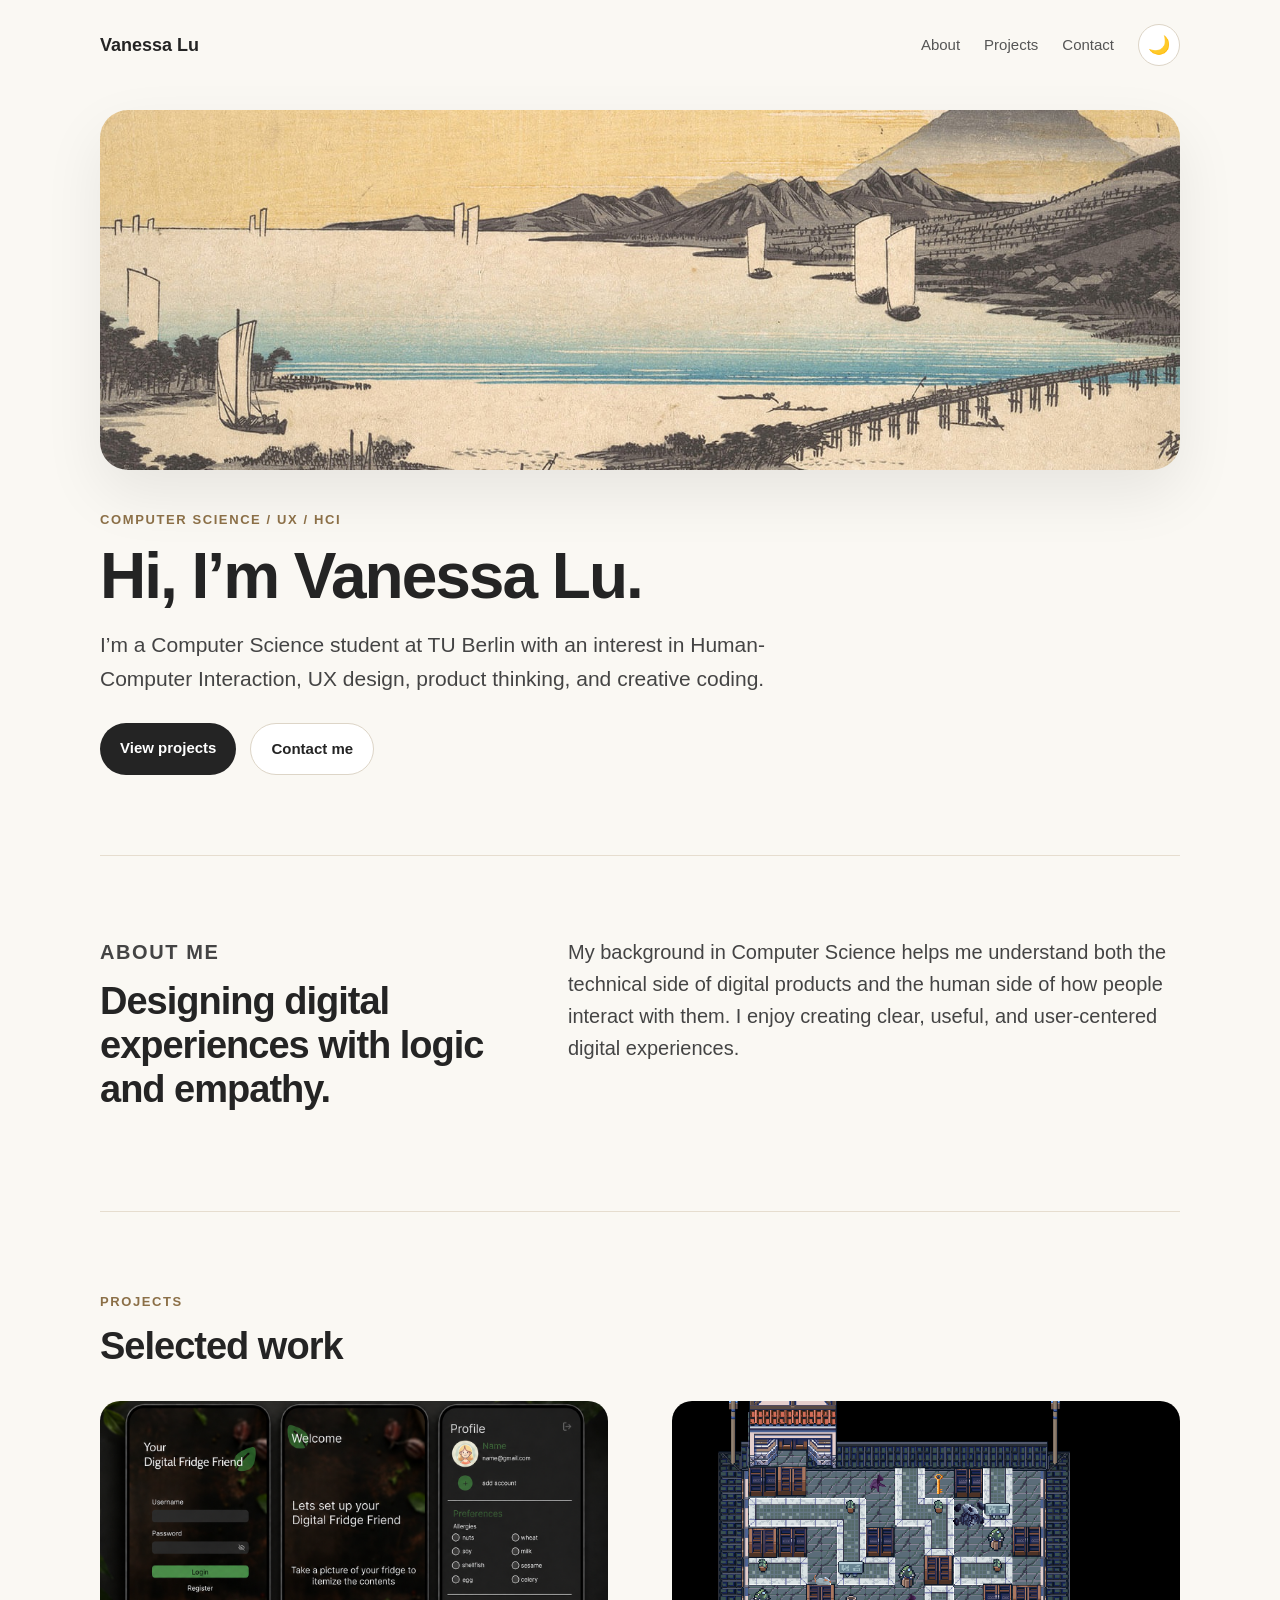
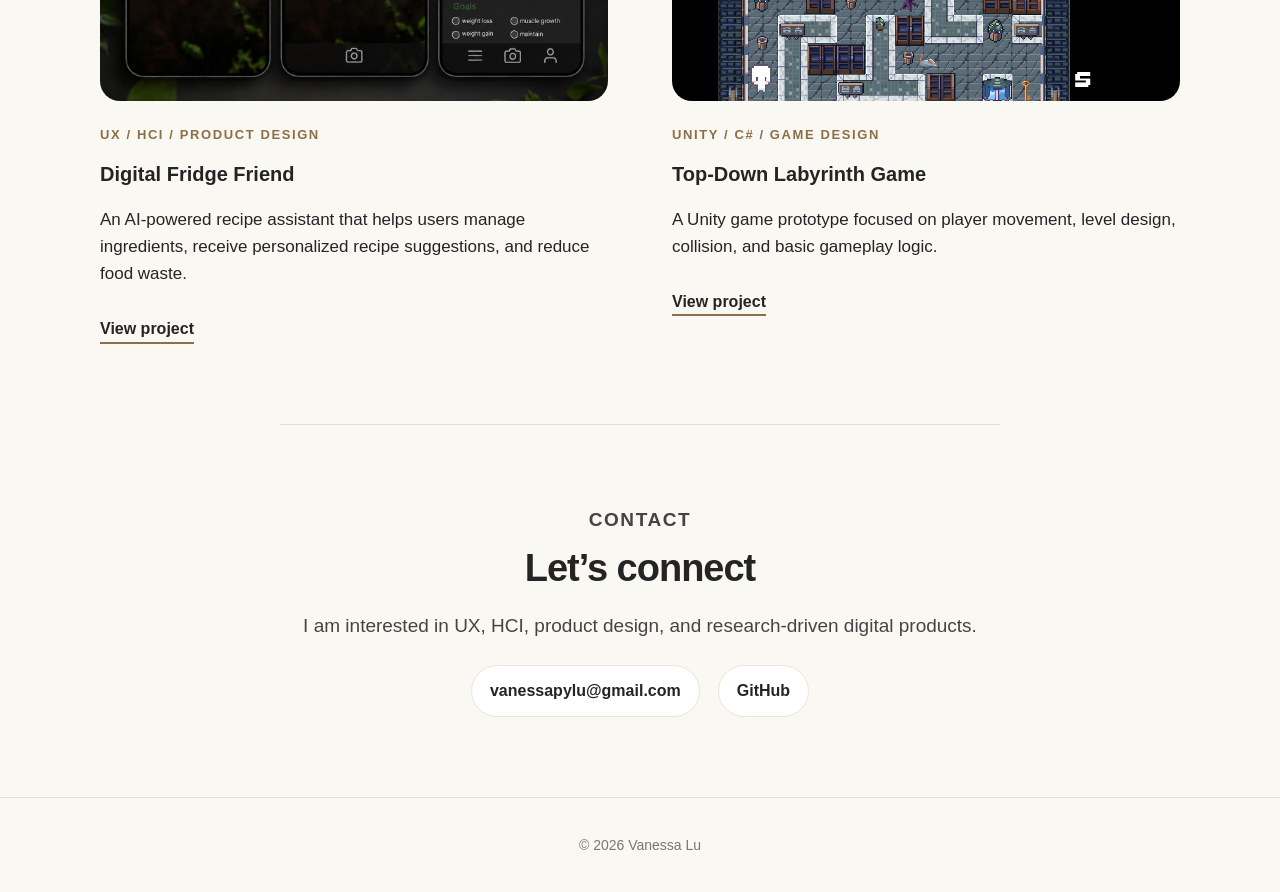
<file: index.html>
<!DOCTYPE html>
<html lang="en">
<head>
  <meta charset="UTF-8" />
  <meta name="viewport" content="width=device-width, initial-scale=1.0" />

  <title>Vanessa Lu | Portfolio</title>
  <meta 
    name="description" 
    content="Portfolio of Vanessa Lu, Computer Science student interested in UX, HCI, product design, and creative coding."
  />

  <link rel="stylesheet" href="style.css" />
</head>

<body>

  <nav class="navbar">
    <a href="#" class="logo">Vanessa Lu</a>

    <div class="nav-right">
      <div class="nav-links">
        <a href="#about">About</a>
        <a href="#projects">Projects</a>
        <a href="#contact">Contact</a>
      </div>

      <button class="theme-toggle" id="theme-toggle" aria-label="Switch between light and dark mode">
        🌙
      </button>
    </div>
  </nav>

  <header class="hero">
    <img 
      src="src/images/header-image.jpg" 
      alt="Portfolio header image" 
      class="hero-image"
    />

    <div class="hero-content">
      <p class="eyebrow">Computer Science / UX / HCI</p>
      <h1>Hi, I’m Vanessa Lu.</h1>

      <p class="hero-description">
        I’m a Computer Science student at TU Berlin with an interest in
        Human-Computer Interaction, UX design, product thinking, and creative coding.
      </p>

      <div class="hero-buttons">
        <a href="#projects" class="button primary-button">View projects</a>
        <a href="#contact" class="button secondary-button">Contact me</a>
      </div>
    </div>
  </header>

  <main>

    <section id="about" class="intro-section">
      <div>
        <p class="eyebrow">About Me</p>
        <h2>Designing digital experiences with logic and empathy.</h2>
      </div>

      <p>
        My background in Computer Science helps me understand both the technical
        side of digital products and the human side of how people interact with them.
        I enjoy creating clear, useful, and user-centered digital experiences.
      </p>
    </section>

    <section id="projects" class="section">
      <p class="eyebrow">Projects</p>
      <h2>Selected work</h2>

      <div class="project-grid">

        <article class="project-card">
          <img 
              src="src/images/DFFpreview.png" 
              alt="Digital Fridge Friend app screens" 
              class="project-image"
            />

          <div class="project-card-content">
            <p class="eyebrow">UX / HCI / Product Design</p>
            <h3>Digital Fridge Friend</h3>

            <p>
              An AI-powered recipe assistant that helps users manage ingredients,
              receive personalized recipe suggestions, and reduce food waste.
            </p>

            <a href="dff.html" class="text-link">View project</a>
          </div>
        </article>

        <article class="project-card">
              <img 
            src="src/images/labyrinth.png" 
            alt="Top-down labyrinth game screenshot" 
            class="project-image"
          />

          <div class="project-card-content">
            <p class="eyebrow">Unity / C# / Game Design</p>
            <h3>Top-Down Labyrinth Game</h3>

            <p>
              A Unity game prototype focused on player movement, level design,
              collision, and basic gameplay logic.
            </p>

            <a href="labyrinth.html" class="text-link">View project</a>
          </div>
        </article>

      </div>
    </section>

    <section id="contact" class="contact-section">
      <p class="eyebrow">Contact</p>
      <h2>Let’s connect</h2>

      <p>
        I am interested in UX, HCI, product design, and research-driven digital products.
      </p>

      <div class="contact-links">
        <a href="mailto:vanessapylu@gmail.com">vanessapylu@gmail.com</a>
        <a href="https://github.com/vpyl" target="_blank" rel="noopener noreferrer">GitHub</a>
      </div>
    </section>

  </main>

  <footer>
    <p>© 2026 Vanessa Lu</p>
  </footer>

  <script>
    const themeToggle = document.getElementById("theme-toggle");
    const body = document.body;

    const savedTheme = localStorage.getItem("theme");

    if (savedTheme === "dark") {
      body.classList.add("dark-mode");
      themeToggle.textContent = "☀️";
    }

    themeToggle.addEventListener("click", () => {
      body.classList.toggle("dark-mode");

      if (body.classList.contains("dark-mode")) {
        localStorage.setItem("theme", "dark");
        themeToggle.textContent = "☀️";
      } else {
        localStorage.setItem("theme", "light");
        themeToggle.textContent = "🌙";
      }
    });
  </script>

</body>
</html>
</file>
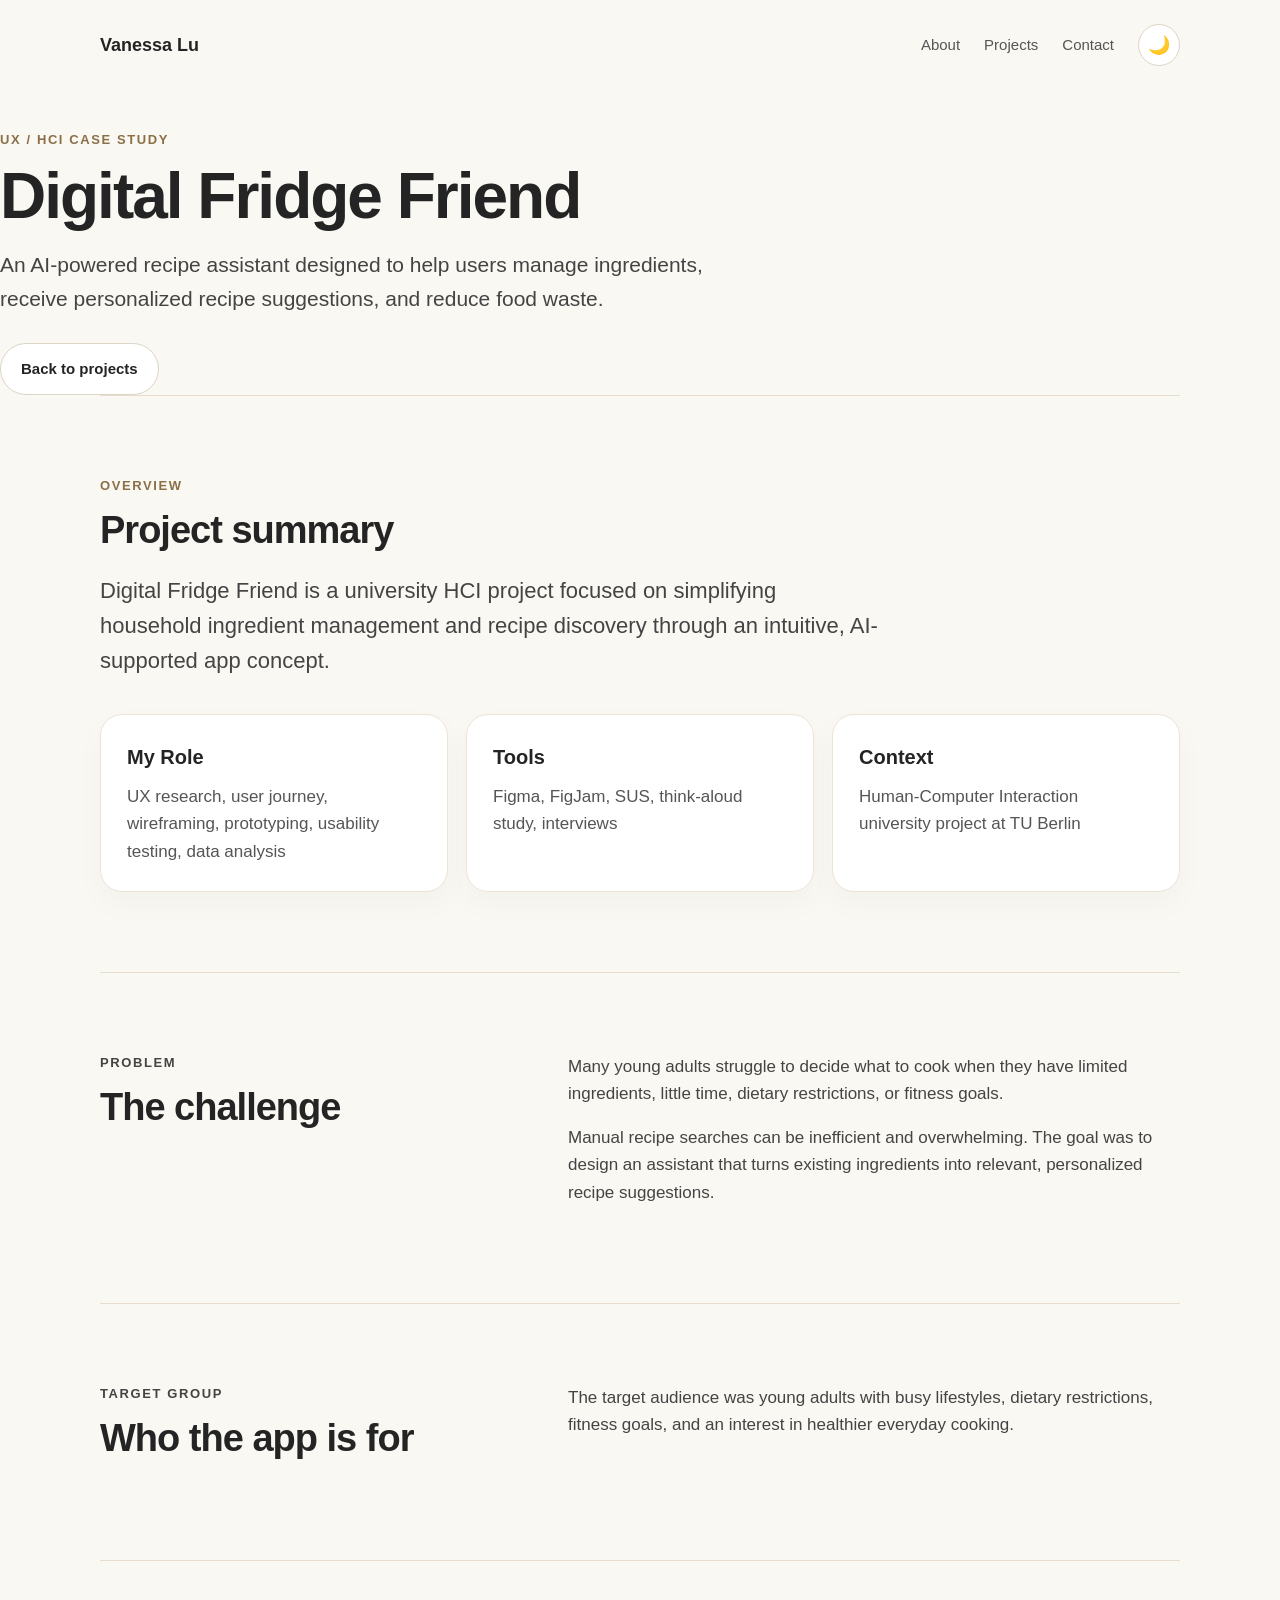
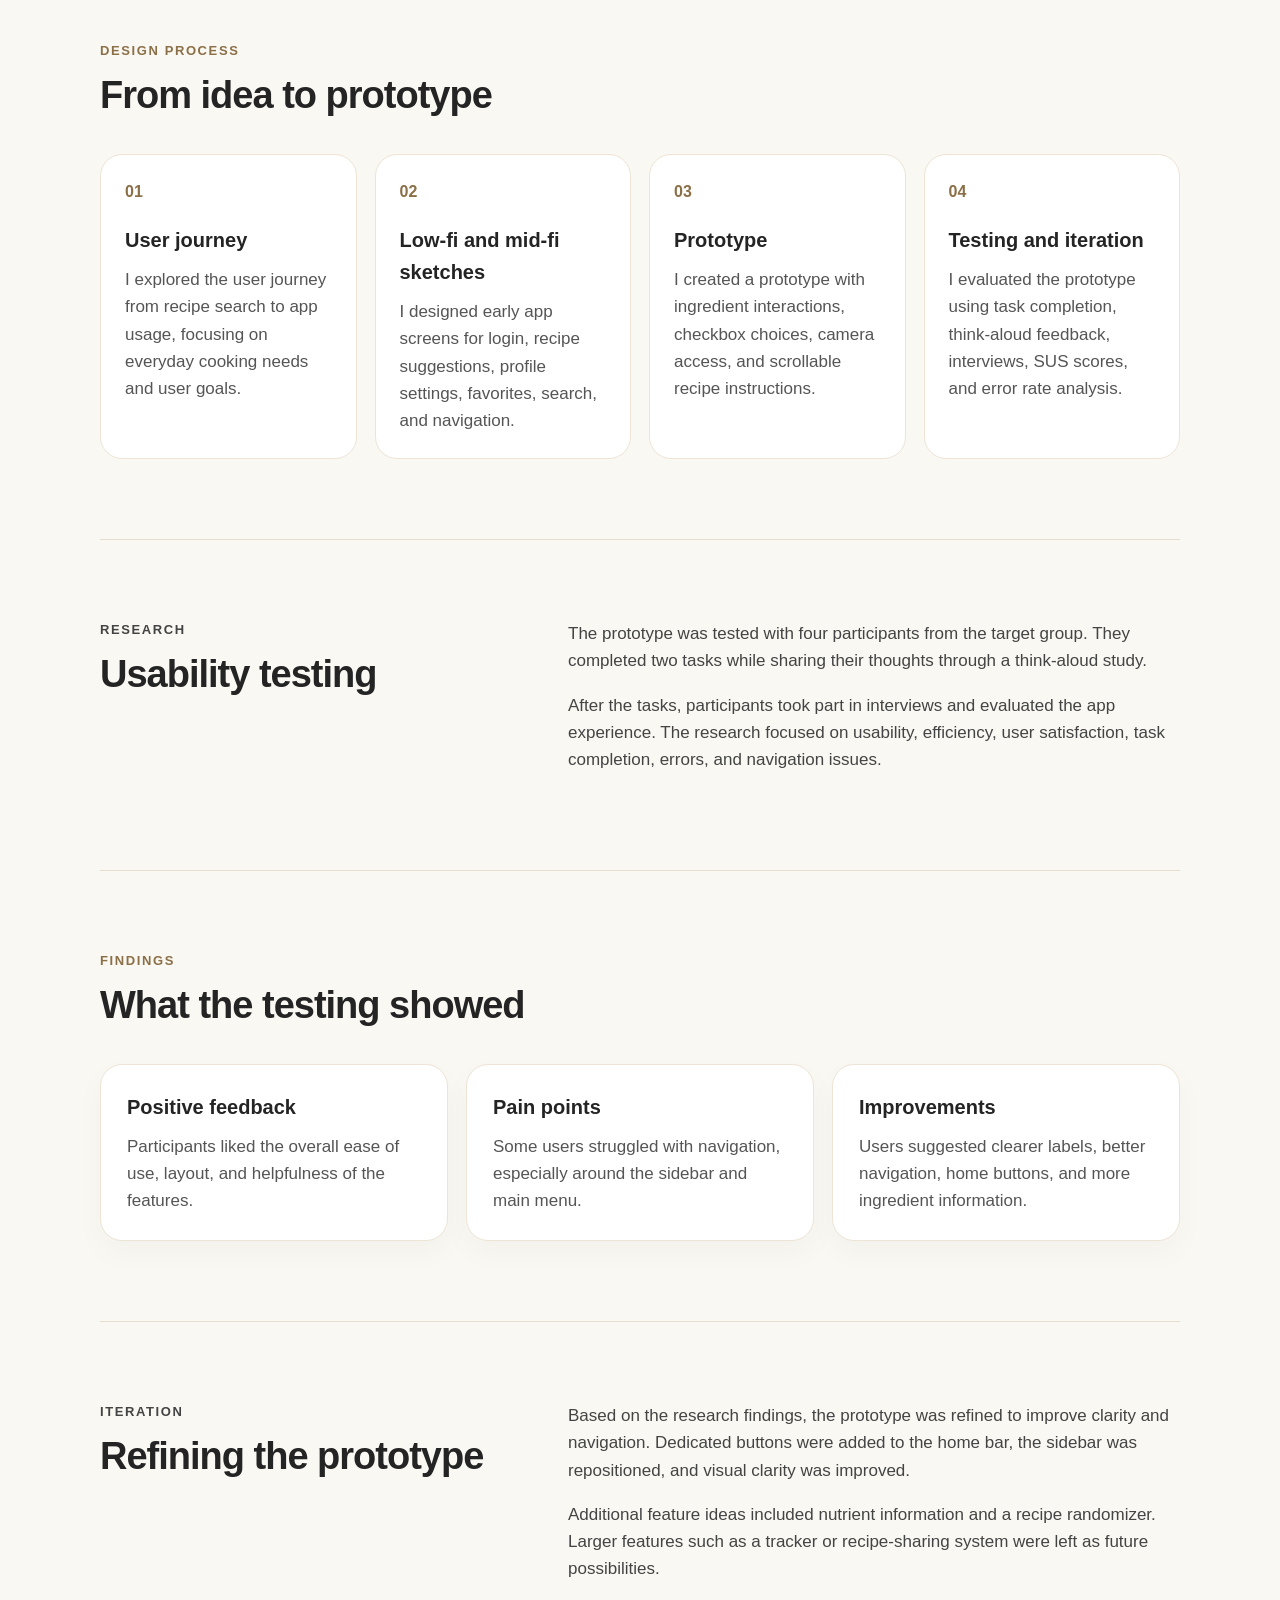
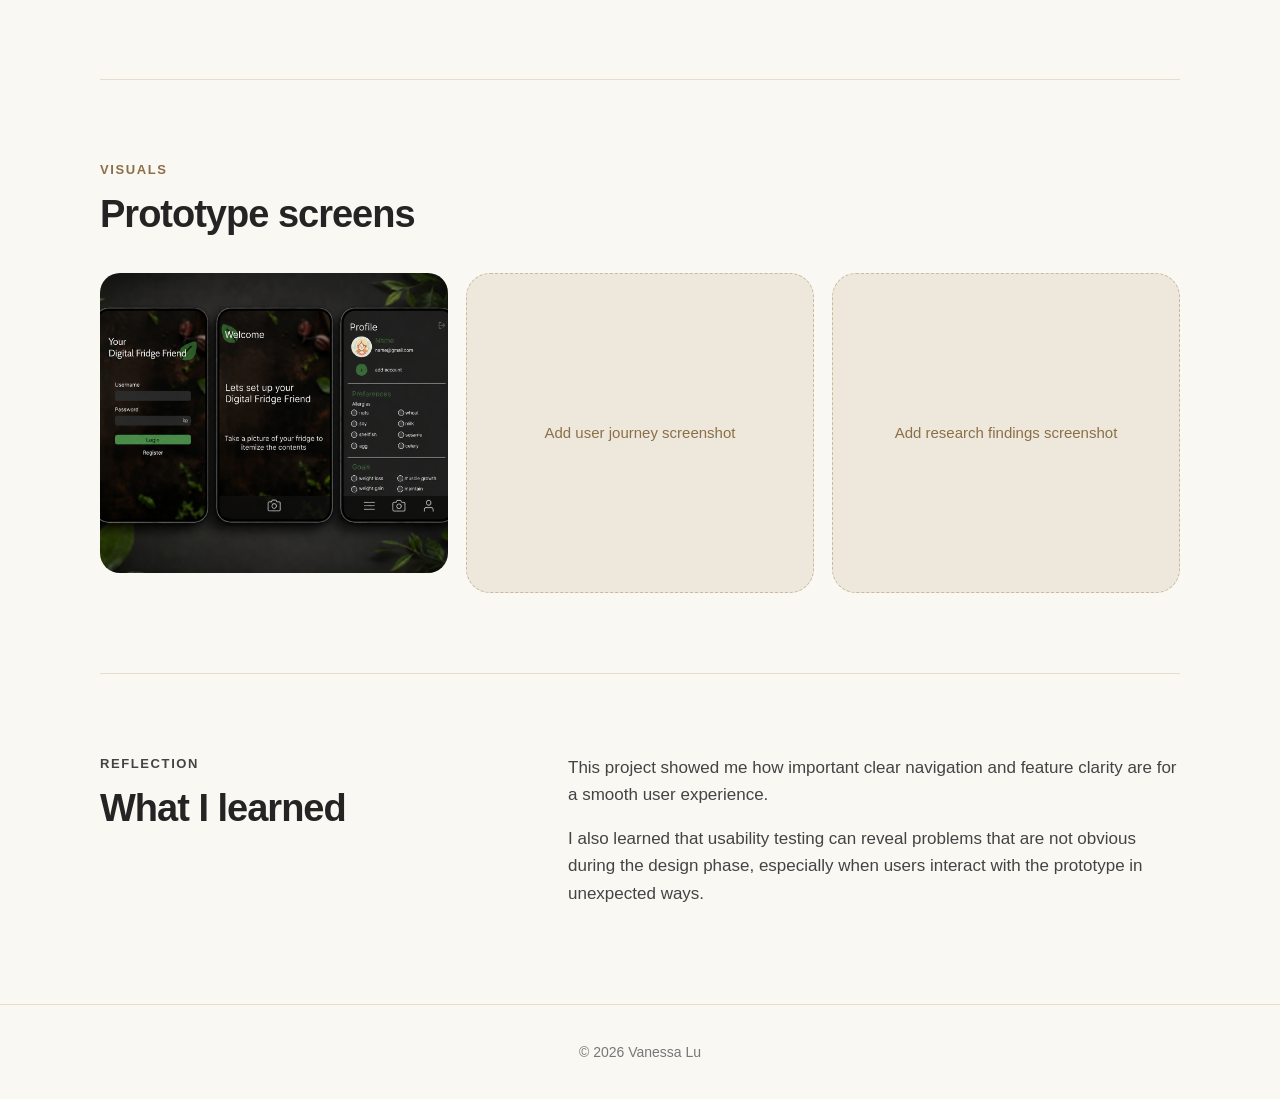
<file: dff.html>
<!DOCTYPE html>
<html lang="en">
<head>
  <meta charset="UTF-8" />
  <meta name="viewport" content="width=device-width, initial-scale=1.0" />

  <title>Digital Fridge Friend | Vanessa Lu</title>
  <meta 
    name="description" 
    content="UX and HCI case study for Digital Fridge Friend, an AI-powered recipe assistant."
  />

  <link rel="stylesheet" href="style.css" />
</head>

<body>

  <nav class="navbar">
    <a href="index.html" class="logo">Vanessa Lu</a>

    <div class="nav-right">
      <div class="nav-links">
        <a href="index.html#about">About</a>
        <a href="index.html#projects">Projects</a>
        <a href="index.html#contact">Contact</a>
      </div>

      <button class="theme-toggle" id="theme-toggle" aria-label="Switch between light and dark mode">
        🌙
      </button>
    </div>
  </nav>

    <div class="hero-content">
      <p class="eyebrow">UX / HCI Case Study</p>
      <h1>Digital Fridge Friend</h1>

      <p class="hero-description">
        An AI-powered recipe assistant designed to help users manage ingredients,
        receive personalized recipe suggestions, and reduce food waste.
      </p>

      <div class="hero-buttons">
        <a href="index.html#projects" class="button secondary-button">Back to projects</a>
      </div>
    </div>
  </header>

  <main>

    <section class="section">
      <p class="eyebrow">Overview</p>
      <h2>Project summary</h2>

      <p class="large-text">
        Digital Fridge Friend is a university HCI project focused on simplifying
        household ingredient management and recipe discovery through an intuitive,
        AI-supported app concept.
      </p>

      <div class="info-grid">
        <div class="info-card">
          <h3>My Role</h3>
          <p>UX research, user journey, wireframing, prototyping, usability testing, data analysis</p>
        </div>

        <div class="info-card">
          <h3>Tools</h3>
          <p>Figma, FigJam, SUS, think-aloud study, interviews</p>
        </div>

        <div class="info-card">
          <h3>Context</h3>
          <p>Human-Computer Interaction university project at TU Berlin</p>
        </div>
      </div>
    </section>

    <section class="section split-section">
      <div>
        <p class="eyebrow">Problem</p>
        <h2>The challenge</h2>
      </div>

      <div>
        <p>
          Many young adults struggle to decide what to cook when they have limited
          ingredients, little time, dietary restrictions, or fitness goals.
        </p>

        <p>
          Manual recipe searches can be inefficient and overwhelming. The goal was
          to design an assistant that turns existing ingredients into relevant,
          personalized recipe suggestions.
        </p>
      </div>
    </section>

    <section class="section split-section">
      <div>
        <p class="eyebrow">Target Group</p>
        <h2>Who the app is for</h2>
      </div>

      <div>
        <p>
          The target audience was young adults with busy lifestyles, dietary
          restrictions, fitness goals, and an interest in healthier everyday cooking.
        </p>
      </div>
    </section>

    <section class="section">
      <p class="eyebrow">Design Process</p>
      <h2>From idea to prototype</h2>

      <div class="process-grid">
        <div class="process-card">
          <span>01</span>
          <h3>User journey</h3>
          <p>
            I explored the user journey from recipe search to app usage, focusing
            on everyday cooking needs and user goals.
          </p>
        </div>

        <div class="process-card">
          <span>02</span>
          <h3>Low-fi and mid-fi sketches</h3>
          <p>
            I designed early app screens for login, recipe suggestions, profile
            settings, favorites, search, and navigation.
          </p>
        </div>

        <div class="process-card">
          <span>03</span>
          <h3>Prototype</h3>
          <p>
            I created a prototype with ingredient interactions, checkbox choices,
            camera access, and scrollable recipe instructions.
          </p>
        </div>

        <div class="process-card">
          <span>04</span>
          <h3>Testing and iteration</h3>
          <p>
            I evaluated the prototype using task completion, think-aloud feedback,
            interviews, SUS scores, and error rate analysis.
          </p>
        </div>
      </div>
    </section>

    <section class="section split-section">
      <div>
        <p class="eyebrow">Research</p>
        <h2>Usability testing</h2>
      </div>

      <div>
        <p>
          The prototype was tested with four participants from the target group.
          They completed two tasks while sharing their thoughts through a
          think-aloud study.
        </p>

        <p>
          After the tasks, participants took part in interviews and evaluated the
          app experience. The research focused on usability, efficiency, user
          satisfaction, task completion, errors, and navigation issues.
        </p>
      </div>
    </section>

    <section class="section">
      <p class="eyebrow">Findings</p>
      <h2>What the testing showed</h2>

      <div class="info-grid">
        <div class="info-card">
          <h3>Positive feedback</h3>
          <p>
            Participants liked the overall ease of use, layout, and helpfulness of the features.
          </p>
        </div>

        <div class="info-card">
          <h3>Pain points</h3>
          <p>
            Some users struggled with navigation, especially around the sidebar and main menu.
          </p>
        </div>

        <div class="info-card">
          <h3>Improvements</h3>
          <p>
            Users suggested clearer labels, better navigation, home buttons, and more ingredient information.
          </p>
        </div>
      </div>
    </section>

    <section class="section split-section">
      <div>
        <p class="eyebrow">Iteration</p>
        <h2>Refining the prototype</h2>
      </div>

      <div>
        <p>
          Based on the research findings, the prototype was refined to improve
          clarity and navigation. Dedicated buttons were added to the home bar,
          the sidebar was repositioned, and visual clarity was improved.
        </p>

        <p>
          Additional feature ideas included nutrient information and a recipe
          randomizer. Larger features such as a tracker or recipe-sharing system
          were left as future possibilities.
        </p>
      </div>
    </section>

    <section class="section">
      <p class="eyebrow">Visuals</p>
      <h2>Prototype screens</h2>

      <div class="screens-grid">
        <img 
          src="src/images/DFF%20preview.png" 
          alt="Digital Fridge Friend app mockup" 
          class="project-image"
        />

        <div class="screen-placeholder">
          <p>Add user journey screenshot</p>
        </div>

        <div class="screen-placeholder">
          <p>Add research findings screenshot</p>
        </div>
      </div>
    </section>

    <section class="section split-section">
      <div>
        <p class="eyebrow">Reflection</p>
        <h2>What I learned</h2>
      </div>

      <div>
        <p>
          This project showed me how important clear navigation and feature clarity
          are for a smooth user experience.
        </p>

        <p>
          I also learned that usability testing can reveal problems that are not
          obvious during the design phase, especially when users interact with the
          prototype in unexpected ways.
        </p>
      </div>
    </section>

  </main>

  <footer>
    <p>© 2026 Vanessa Lu</p>
  </footer>

  <script>
    const themeToggle = document.getElementById("theme-toggle");
    const body = document.body;

    const savedTheme = localStorage.getItem("theme");

    if (savedTheme === "dark") {
      body.classList.add("dark-mode");
      themeToggle.textContent = "☀️";
    }

    themeToggle.addEventListener("click", () => {
      body.classList.toggle("dark-mode");

      if (body.classList.contains("dark-mode")) {
        localStorage.setItem("theme", "dark");
        themeToggle.textContent = "☀️";
      } else {
        localStorage.setItem("theme", "light");
        themeToggle.textContent = "🌙";
      }
    });
  </script>

</body>
</html>
</file>
<file: style.css>
* {
  box-sizing: border-box;
}

html {
  scroll-behavior: smooth;
}

body {
  margin: 0;
  font-family: Arial, Helvetica, sans-serif;
  color: #242424;
  background: #faf8f3;
  line-height: 1.6;
}

/* Navigation */

.navbar {
  max-width: 1120px;
  margin: 0 auto;
  padding: 24px 20px;
  display: flex;
  justify-content: space-between;
  align-items: center;
}

.logo {
  color: #242424;
  text-decoration: none;
  font-weight: 700;
  font-size: 18px;
}

.nav-links {
  display: flex;
  gap: 24px;
}

.nav-links a {
  color: #555;
  text-decoration: none;
  font-size: 15px;
}

.nav-links a:hover {
  color: #111;
}

/* Header */

.hero {
  max-width: 1120px;
  margin: 0 auto;
  padding: 20px 20px 80px;
}

.hero-image {
  width: 100%;
  height: 360px;
  object-fit: cover;
  object-position: center;
  border-radius: 28px;
  display: block;
  box-shadow: 0 24px 60px rgba(0, 0, 0, 0.08);
}

.hero-content {
  margin-top: 40px;
  max-width: 780px;
}

.eyebrow {
  margin: 0 0 12px;
  text-transform: uppercase;
  letter-spacing: 1.6px;
  font-size: 13px;
  font-weight: 700;
  color: #8b6f47;
}

h1 {
  margin: 0 0 18px;
  font-size: 64px;
  line-height: 1.05;
  letter-spacing: -2px;
}

h2 {
  margin: 0 0 20px;
  font-size: 38px;
  line-height: 1.15;
  letter-spacing: -1px;
}

h3 {
  margin: 0 0 10px;
  font-size: 20px;
}

p {
  margin-top: 0;
  font-size: 17px;
}

.hero-description {
  font-size: 21px;
  color: #444;
  max-width: 720px;
}

.hero-buttons {
  margin-top: 28px;
  display: flex;
  gap: 14px;
  flex-wrap: wrap;
}

.button {
  display: inline-block;
  padding: 13px 20px;
  border-radius: 999px;
  text-decoration: none;
  font-weight: 700;
  font-size: 15px;
}

.primary-button {
  background: #242424;
  color: white;
}

.secondary-button {
  background: white;
  color: #242424;
  border: 1px solid #ddd5c7;
}

/* Main sections */

main {
  max-width: 1120px;
  margin: 0 auto;
  padding: 0 20px;
}

.section,
.intro-section,
.contact-section {
  padding: 80px 0;
  border-top: 1px solid #e6ddcf;
}

.intro-section {
  display: grid;
  grid-template-columns: 0.8fr 1.2fr;
  gap: 60px;
  align-items: start;
}

.intro-section p {
  font-size: 20px;
  color: #444;
}

.large-text {
  max-width: 780px;
  font-size: 22px;
  color: #444;
}

/* Info cards */

.info-grid {
  margin-top: 36px;
  display: grid;
  grid-template-columns: repeat(3, 1fr);
  gap: 18px;
}

.info-card {
  background: white;
  padding: 26px;
  border-radius: 22px;
  border: 1px solid #eee4d6;
  box-shadow: 0 12px 30px rgba(0, 0, 0, 0.03);
}

.info-card p {
  color: #555;
  margin-bottom: 0;
}

/* Split sections */

.split-section {
  display: grid;
  grid-template-columns: 0.8fr 1.2fr;
  gap: 60px;
  align-items: start;
}

.split-section p {
  color: #444;
}

/* Lists */

.clean-list {
  margin: 0;
  padding-left: 20px;
}

.clean-list li {
  margin-bottom: 12px;
  font-size: 17px;
  color: #444;
}

/* Process cards */

.process-grid {
  margin-top: 36px;
  display: grid;
  grid-template-columns: repeat(4, 1fr);
  gap: 18px;
}

.process-card {
  background: white;
  padding: 24px;
  border-radius: 22px;
  border: 1px solid #eee4d6;
}

.process-card span {
  display: inline-block;
  margin-bottom: 20px;
  font-weight: 700;
  color: #8b6f47;
}

.process-card p {
  color: #555;
  margin-bottom: 0;
}

/* Screens */

.screens-grid {
  margin-top: 36px;
  display: grid;
  grid-template-columns: repeat(3, 1fr);
  gap: 18px;
}

.screen-placeholder {
  min-height: 320px;
  background: #eee8dc;
  border: 1px dashed #c8b99f;
  border-radius: 24px;
  display: flex;
  align-items: center;
  justify-content: center;
  color: #8b6f47;
}

.screen-placeholder p {
  margin: 0;
  font-size: 15px;
}

.small-note {
  margin-top: 18px;
  color: #777;
  font-size: 14px;
}

/* Links */

.text-link {
  display: inline-block;
  margin-top: 12px;
  color: #242424;
  font-weight: 700;
  text-decoration: none;
  border-bottom: 2px solid #8b6f47;
}

.text-link:hover {
  color: #8b6f47;
}

/* Contact */

.contact-section {
  text-align: center;
  max-width: 720px;
  margin: 0 auto;
}

.contact-section p {
  color: #444;
  font-size: 19px;
}

.contact-links {
  margin-top: 24px;
  display: flex;
  justify-content: center;
  gap: 18px;
  flex-wrap: wrap;
}

.contact-links a {
  color: #242424;
  background: white;
  border: 1px solid #eee4d6;
  padding: 12px 18px;
  border-radius: 999px;
  text-decoration: none;
  font-weight: 700;
}

.contact-links a:hover {
  background: #242424;
  color: white;
}

/* Footer */

footer {
  padding: 36px 20px;
  text-align: center;
  color: #777;
  border-top: 1px solid #e6ddcf;
}

footer p {
  margin: 0;
  font-size: 14px;
}
/* Theme toggle */

.nav-right {
  display: flex;
  align-items: center;
  gap: 24px;
}

.theme-toggle {
  width: 42px;
  height: 42px;
  border-radius: 999px;
  border: 1px solid #ddd5c7;
  background: white;
  color: #242424;
  cursor: pointer;
  font-size: 18px;
  display: flex;
  align-items: center;
  justify-content: center;
}

.theme-toggle:hover {
  transform: translateY(-1px);
}

/* Dark mode */

body.dark-mode {
  color: #f4efe7;
  background: #171717;
}

body.dark-mode .logo {
  color: #f4efe7;
}

body.dark-mode .nav-links a {
  color: #cfc7ba;
}

body.dark-mode .nav-links a:hover {
  color: white;
}

body.dark-mode .eyebrow {
  color: #d7b879;
}

body.dark-mode .hero-description,
body.dark-mode .large-text,
body.dark-mode .intro-section p,
body.dark-mode .split-section p,
body.dark-mode .clean-list li,
body.dark-mode .contact-section p {
  color: #d4d0c8;
}

body.dark-mode .section,
body.dark-mode .intro-section,
body.dark-mode .contact-section,
body.dark-mode footer {
  border-color: #333;
}

body.dark-mode .info-card,
body.dark-mode .process-card,
body.dark-mode .contact-links a {
  background: #222;
  border-color: #333;
  color: #f4efe7;
}

body.dark-mode .info-card p,
body.dark-mode .process-card p {
  color: #cfc7ba;
}

body.dark-mode .secondary-button {
  background: #222;
  color: #f4efe7;
  border-color: #444;
}

body.dark-mode .primary-button {
  background: #f4efe7;
  color: #171717;
}

body.dark-mode .screen-placeholder {
  background: #242424;
  border-color: #555;
  color: #d7b879;
}

body.dark-mode .small-note,
body.dark-mode footer {
  color: #aaa;
}

body.dark-mode .text-link {
  color: #f4efe7;
  border-bottom-color: #d7b879;
}

body.dark-mode .text-link:hover {
  color: #d7b879;
}

body.dark-mode .contact-links a:hover {
  background: #f4efe7;
  color: #171717;
}

body.dark-mode .theme-toggle {
  background: #222;
  color: #f4efe7;
  border-color: #444;
}


.project-grid {
  display: grid;
  grid-template-columns: repeat(2, minmax(0, 1fr));
  gap: 4rem;
  margin-top: 2rem;
  align-items: start;
}

.project-card {
  display: flex;
  flex-direction: column;
  gap: 1.5rem;
}

.project-image {
  width: 100%;
  height: 300px;
  object-fit: cover;
  object-position: center;
  display: block;
  border-radius: 20px;
}

.project-card-content {
  padding: 0;
}

.project-card h3 {
  margin-top: 0.5rem;
  margin-bottom: 1rem;
}

.project-hero {
  padding-top: 7rem;
  min-height: auto;
}

.project-hero .hero-image {
  width: 100%;
  max-height: 300px;
  object-fit: contain;
  object-position: center;
  border-radius: 28px;
  background: transparent;
}

.project-hero .hero-content {
  padding-top: 3rem;
}

.project-hero h1 {
  font-size: clamp(3rem, 6vw, 5rem);
  line-height: 0.95;
}

@media (max-width: 800px) {
  .project-grid {
    grid-template-columns: 1fr;
  }
}

/* Responsive design */

@media (max-width: 900px) {
  h1 {
    font-size: 48px;
  }

  h2 {
    font-size: 32px;
  }

  .intro-section,
  .split-section {
    grid-template-columns: 1fr;
    gap: 24px;
  }

  .info-grid,
  .process-grid,
  .screens-grid {
    grid-template-columns: 1fr 1fr;
  }
}

@media (max-width: 800px) {
  .project-grid {
    grid-template-columns: 1fr;
  }

  .project-image {
    height: 220px;
  }
}

@media (max-width: 650px) {
  .navbar {
    align-items: flex-start;
    gap: 16px;
    flex-direction: column;
  }

  .nav-links {
    gap: 14px;
    flex-wrap: wrap;
  }
  
  .nav-right {
  align-items: flex-start;
  flex-direction: column;
  gap: 14px;
  }

  .hero {
    padding-bottom: 56px;
  }

  .hero-image {
    height: 230px;
    border-radius: 20px;
  }

  h1 {
    font-size: 38px;
    letter-spacing: -1px;
  }

  h2 {
    font-size: 28px;
  }

  .hero-description,
  .large-text {
    font-size: 18px;
  }

  .section,
  .intro-section,
  .contact-section {
    padding: 56px 0;
  }

  .info-grid,
  .process-grid,
  .screens-grid {
    grid-template-columns: 1fr;
  }
}
</file>
